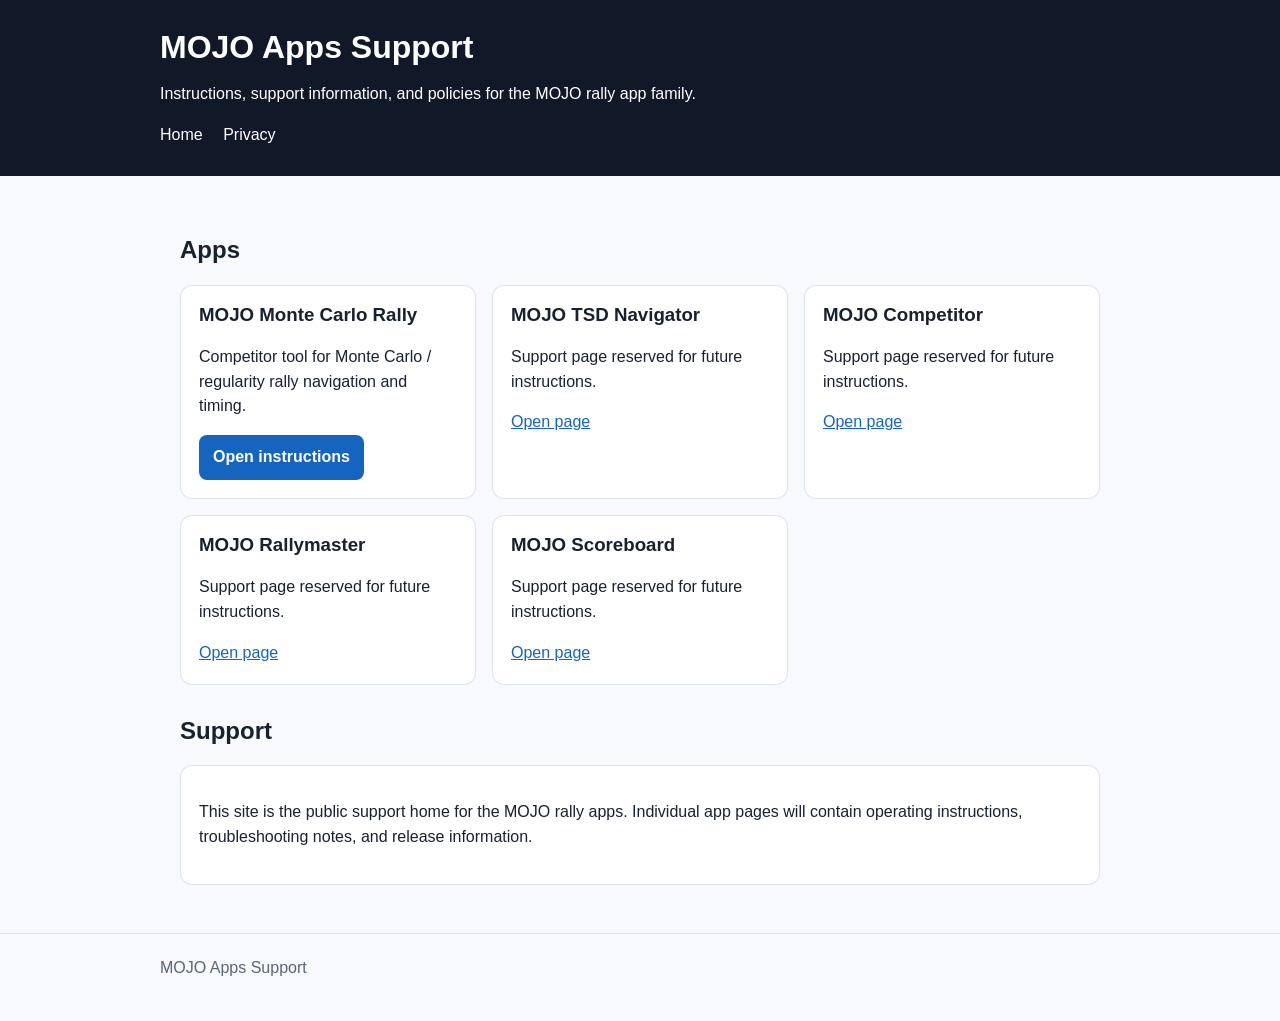
<file: index.html>
<!doctype html>
<html lang="en">
<head>
  <meta charset="utf-8">
  <meta name="viewport" content="width=device-width, initial-scale=1">
  <title>MOJO Apps Support</title>
  <link rel="stylesheet" href="styles.css">
</head>
<body>
<header>
  <div class="wrap">
    <h1>MOJO Apps Support</h1>
    <p>Instructions, support information, and policies for the MOJO rally app family.</p>
    <nav>
      <a href="./">Home</a>
      <a href="privacy.html">Privacy</a>
    </nav>
  </div>
</header>
<main>
  <h2>Apps</h2>
  <div class="grid">
    <section class="card">
      <h3>MOJO Monte Carlo Rally</h3>
      <p>Competitor tool for Monte Carlo / regularity rally navigation and timing.</p>
      <a class="button" href="monte-carlo/">Open instructions</a>
    </section>
    <section class="card">
      <h3>MOJO TSD Navigator</h3>
      <p>Support page reserved for future instructions.</p>
      <a href="tsd-navigator/">Open page</a>
    </section>
    <section class="card">
      <h3>MOJO Competitor</h3>
      <p>Support page reserved for future instructions.</p>
      <a href="competitor/">Open page</a>
    </section>
    <section class="card">
      <h3>MOJO Rallymaster</h3>
      <p>Support page reserved for future instructions.</p>
      <a href="rallymaster/">Open page</a>
    </section>
    <section class="card">
      <h3>MOJO Scoreboard</h3>
      <p>Support page reserved for future instructions.</p>
      <a href="scoreboard/">Open page</a>
    </section>
  </div>

  <h2>Support</h2>
  <div class="card">
    <p>This site is the public support home for the MOJO rally apps. Individual app pages will contain operating instructions, troubleshooting notes, and release information.</p>
  </div>
</main>
<footer><div class="wrap">MOJO Apps Support</div></footer>
</body>
</html>
</file>
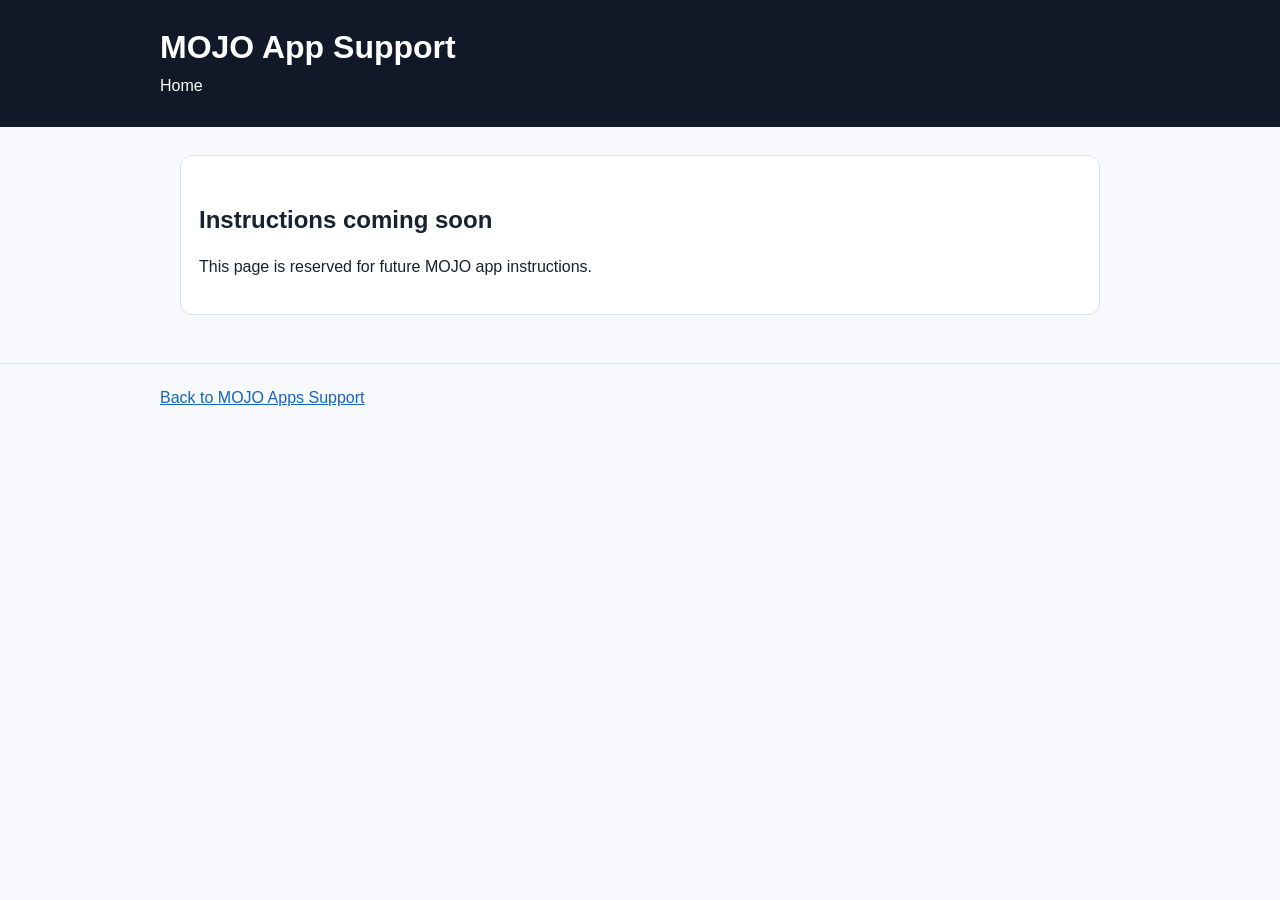
<file: competitor/index.html>
<!doctype html>
<html lang="en">
<head>
  <meta charset="utf-8">
  <meta name="viewport" content="width=device-width, initial-scale=1">
  <title>MOJO App Support</title>
  <link rel="stylesheet" href="../styles.css">
</head>
<body>
<header><div class="wrap"><h1>MOJO App Support</h1><nav><a href="../">Home</a></nav></div></header>
<main><div class="card"><h2>Instructions coming soon</h2><p>This page is reserved for future MOJO app instructions.</p></div></main>
<footer><div class="wrap"><a href="../">Back to MOJO Apps Support</a></div></footer>
</body>
</html>
</file>
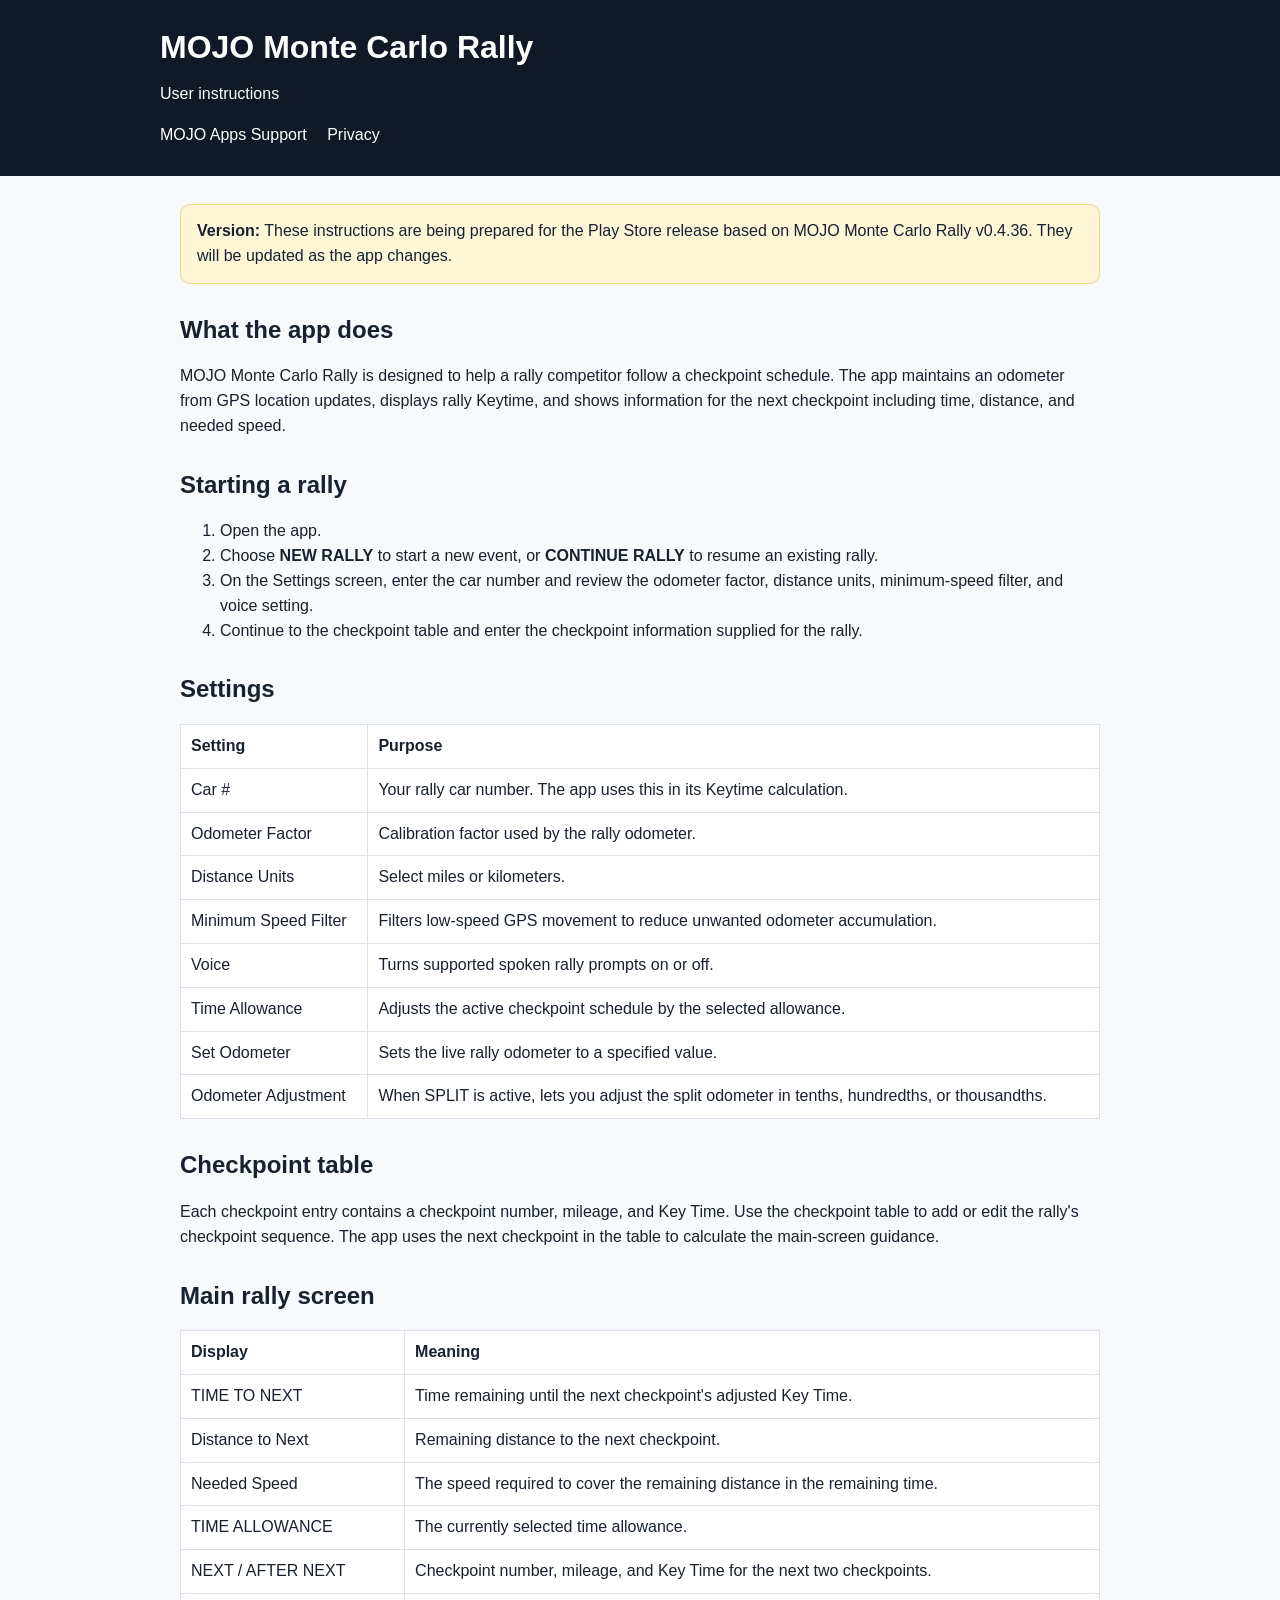
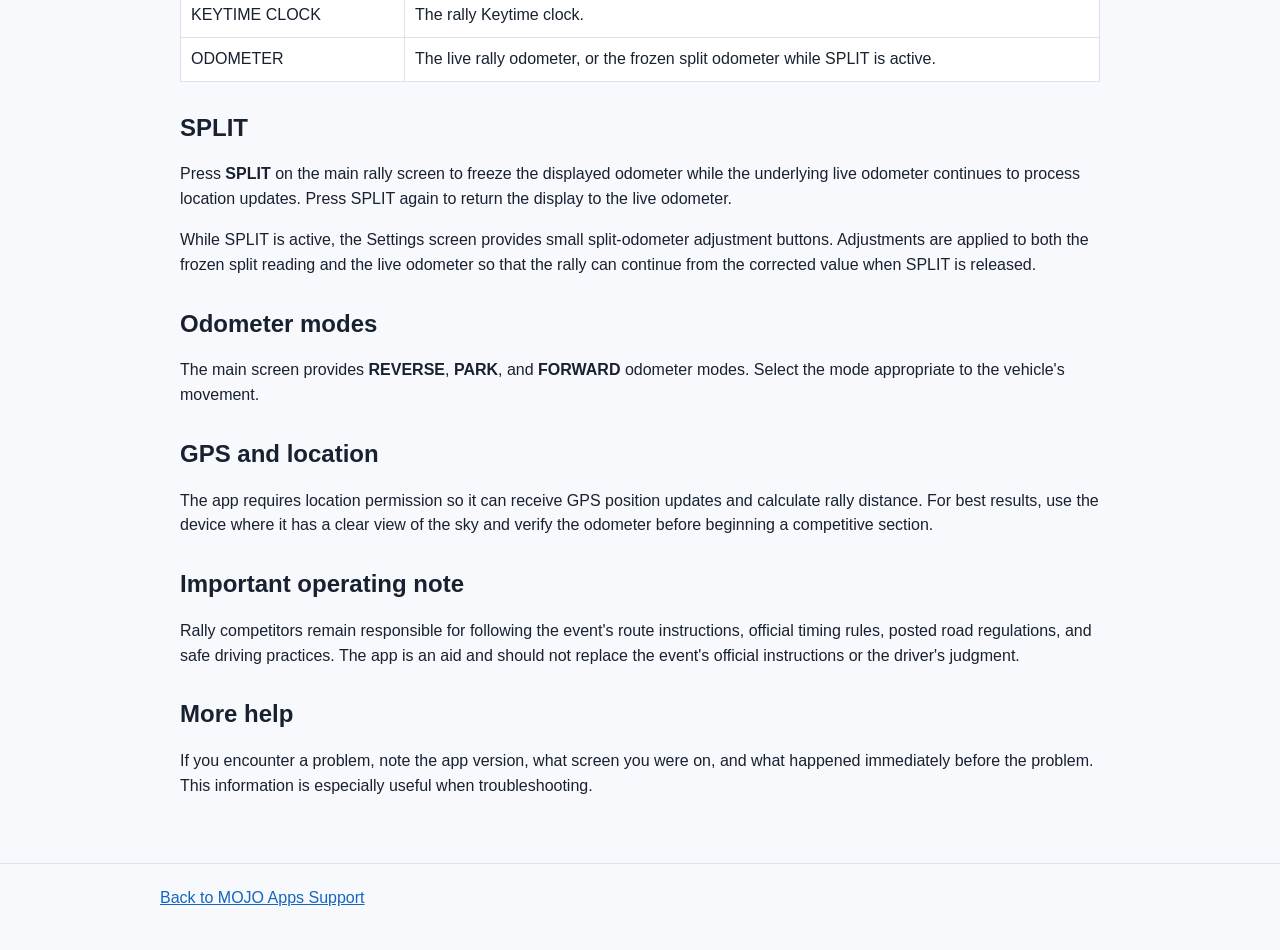
<file: monte-carlo/index.html>
<!doctype html>
<html lang="en">
<head>
  <meta charset="utf-8">
  <meta name="viewport" content="width=device-width, initial-scale=1">
  <title>MOJO Monte Carlo Rally Instructions</title>
  <link rel="stylesheet" href="../styles.css">
</head>
<body>
<header>
  <div class="wrap">
    <h1>MOJO Monte Carlo Rally</h1>
    <p>User instructions</p>
    <nav>
      <a href="../">MOJO Apps Support</a>
      <a href="../privacy.html">Privacy</a>
    </nav>
  </div>
</header>
<main>
  <div class="note">
    <strong>Version:</strong> These instructions are being prepared for the Play Store release based on MOJO Monte Carlo Rally v0.4.36. They will be updated as the app changes.
  </div>

  <h2>What the app does</h2>
  <p>MOJO Monte Carlo Rally is designed to help a rally competitor follow a checkpoint schedule. The app maintains an odometer from GPS location updates, displays rally Keytime, and shows information for the next checkpoint including time, distance, and needed speed.</p>

  <h2>Starting a rally</h2>
  <ol>
    <li>Open the app.</li>
    <li>Choose <strong>NEW RALLY</strong> to start a new event, or <strong>CONTINUE RALLY</strong> to resume an existing rally.</li>
    <li>On the Settings screen, enter the car number and review the odometer factor, distance units, minimum-speed filter, and voice setting.</li>
    <li>Continue to the checkpoint table and enter the checkpoint information supplied for the rally.</li>
  </ol>

  <h2>Settings</h2>
  <table>
    <tr><th>Setting</th><th>Purpose</th></tr>
    <tr><td>Car #</td><td>Your rally car number. The app uses this in its Keytime calculation.</td></tr>
    <tr><td>Odometer Factor</td><td>Calibration factor used by the rally odometer.</td></tr>
    <tr><td>Distance Units</td><td>Select miles or kilometers.</td></tr>
    <tr><td>Minimum Speed Filter</td><td>Filters low-speed GPS movement to reduce unwanted odometer accumulation.</td></tr>
    <tr><td>Voice</td><td>Turns supported spoken rally prompts on or off.</td></tr>
    <tr><td>Time Allowance</td><td>Adjusts the active checkpoint schedule by the selected allowance.</td></tr>
    <tr><td>Set Odometer</td><td>Sets the live rally odometer to a specified value.</td></tr>
    <tr><td>Odometer Adjustment</td><td>When SPLIT is active, lets you adjust the split odometer in tenths, hundredths, or thousandths.</td></tr>
  </table>

  <h2>Checkpoint table</h2>
  <p>Each checkpoint entry contains a checkpoint number, mileage, and Key Time. Use the checkpoint table to add or edit the rally's checkpoint sequence. The app uses the next checkpoint in the table to calculate the main-screen guidance.</p>

  <h2>Main rally screen</h2>
  <table>
    <tr><th>Display</th><th>Meaning</th></tr>
    <tr><td>TIME TO NEXT</td><td>Time remaining until the next checkpoint's adjusted Key Time.</td></tr>
    <tr><td>Distance to Next</td><td>Remaining distance to the next checkpoint.</td></tr>
    <tr><td>Needed Speed</td><td>The speed required to cover the remaining distance in the remaining time.</td></tr>
    <tr><td>TIME ALLOWANCE</td><td>The currently selected time allowance.</td></tr>
    <tr><td>NEXT / AFTER NEXT</td><td>Checkpoint number, mileage, and Key Time for the next two checkpoints.</td></tr>
    <tr><td>KEYTIME CLOCK</td><td>The rally Keytime clock.</td></tr>
    <tr><td>ODOMETER</td><td>The live rally odometer, or the frozen split odometer while SPLIT is active.</td></tr>
  </table>

  <h2>SPLIT</h2>
  <p>Press <strong>SPLIT</strong> on the main rally screen to freeze the displayed odometer while the underlying live odometer continues to process location updates. Press SPLIT again to return the display to the live odometer.</p>
  <p>While SPLIT is active, the Settings screen provides small split-odometer adjustment buttons. Adjustments are applied to both the frozen split reading and the live odometer so that the rally can continue from the corrected value when SPLIT is released.</p>

  <h2>Odometer modes</h2>
  <p>The main screen provides <strong>REVERSE</strong>, <strong>PARK</strong>, and <strong>FORWARD</strong> odometer modes. Select the mode appropriate to the vehicle's movement.</p>

  <h2>GPS and location</h2>
  <p>The app requires location permission so it can receive GPS position updates and calculate rally distance. For best results, use the device where it has a clear view of the sky and verify the odometer before beginning a competitive section.</p>

  <h2>Important operating note</h2>
  <p>Rally competitors remain responsible for following the event's route instructions, official timing rules, posted road regulations, and safe driving practices. The app is an aid and should not replace the event's official instructions or the driver's judgment.</p>

  <h2>More help</h2>
  <p>If you encounter a problem, note the app version, what screen you were on, and what happened immediately before the problem. This information is especially useful when troubleshooting.</p>
</main>
<footer><div class="wrap"><a href="../">Back to MOJO Apps Support</a></div></footer>
</body>
</html>
</file>
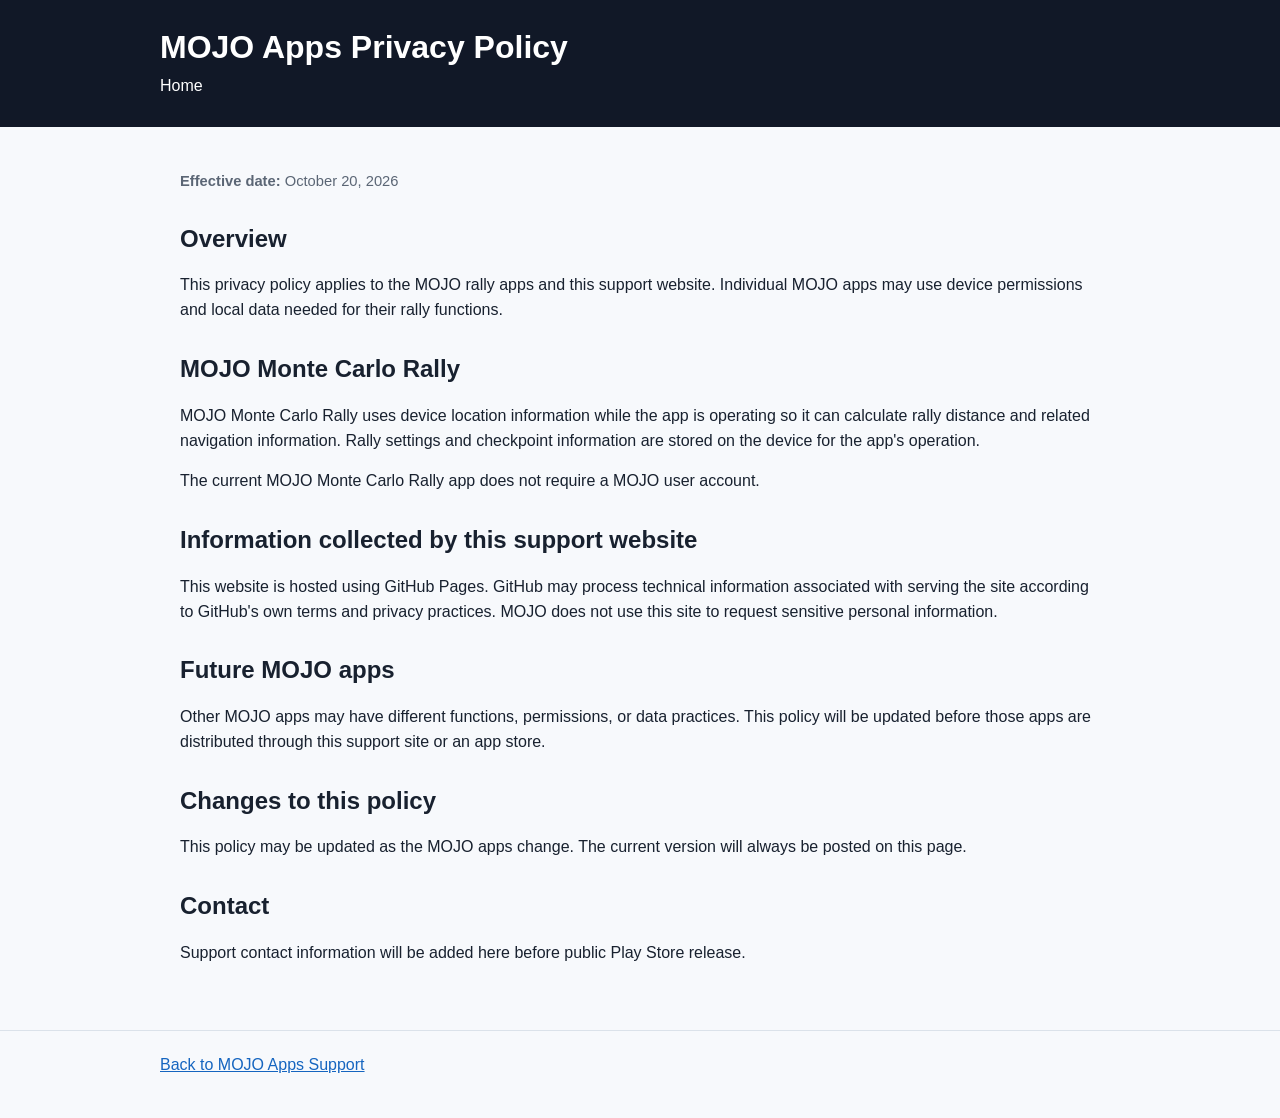
<file: privacy.html>
<!doctype html>
<html lang="en">
<head>
  <meta charset="utf-8">
  <meta name="viewport" content="width=device-width, initial-scale=1">
  <title>MOJO Apps Privacy Policy</title>
  <link rel="stylesheet" href="styles.css">
</head>
<body>
<header>
  <div class="wrap">
    <h1>MOJO Apps Privacy Policy</h1>
    <nav><a href="./">Home</a></nav>
  </div>
</header>
<main>
  <p class="small"><strong>Effective date:</strong> October 20, 2026</p>

  <h2>Overview</h2>
  <p>This privacy policy applies to the MOJO rally apps and this support website. Individual MOJO apps may use device permissions and local data needed for their rally functions.</p>

  <h2>MOJO Monte Carlo Rally</h2>
  <p>MOJO Monte Carlo Rally uses device location information while the app is operating so it can calculate rally distance and related navigation information. Rally settings and checkpoint information are stored on the device for the app's operation.</p>
  <p>The current MOJO Monte Carlo Rally app does not require a MOJO user account.</p>

  <h2>Information collected by this support website</h2>
  <p>This website is hosted using GitHub Pages. GitHub may process technical information associated with serving the site according to GitHub's own terms and privacy practices. MOJO does not use this site to request sensitive personal information.</p>

  <h2>Future MOJO apps</h2>
  <p>Other MOJO apps may have different functions, permissions, or data practices. This policy will be updated before those apps are distributed through this support site or an app store.</p>

  <h2>Changes to this policy</h2>
  <p>This policy may be updated as the MOJO apps change. The current version will always be posted on this page.</p>

  <h2>Contact</h2>
  <p>Support contact information will be added here before public Play Store release.</p>
</main>
<footer><div class="wrap"><a href="./">Back to MOJO Apps Support</a></div></footer>
</body>
</html>
</file>
<file: styles.css>
:root {
  --bg: #f7f9fc;
  --card: #ffffff;
  --text: #18212f;
  --muted: #5b6675;
  --accent: #1565c0;
  --border: #dbe2ea;
  --warn: #fff6d8;
}
* { box-sizing: border-box; }
body {
  margin: 0;
  font-family: -apple-system, BlinkMacSystemFont, "Segoe UI", Roboto, Arial, sans-serif;
  color: var(--text);
  background: var(--bg);
  line-height: 1.55;
}
header {
  background: #111827;
  color: white;
  padding: 28px 20px;
}
header .wrap, main, footer .wrap {
  max-width: 960px;
  margin: 0 auto;
}
h1, h2, h3 { line-height: 1.2; }
h1 { margin: 0 0 8px; font-size: 2rem; }
h2 { margin-top: 2rem; }
a { color: var(--accent); }
main { padding: 28px 20px 48px; }
.grid {
  display: grid;
  grid-template-columns: repeat(auto-fit, minmax(240px, 1fr));
  gap: 16px;
}
.card {
  background: var(--card);
  border: 1px solid var(--border);
  border-radius: 12px;
  padding: 18px;
}
.card h3 { margin-top: 0; }
.button {
  display: inline-block;
  background: var(--accent);
  color: white;
  text-decoration: none;
  padding: 10px 14px;
  border-radius: 8px;
  font-weight: 600;
}
.note {
  background: var(--warn);
  border: 1px solid #ead88a;
  border-radius: 10px;
  padding: 14px 16px;
}
nav a {
  color: white;
  margin-right: 16px;
  text-decoration: none;
}
table {
  width: 100%;
  border-collapse: collapse;
  background: white;
}
th, td {
  border: 1px solid var(--border);
  padding: 9px 10px;
  text-align: left;
  vertical-align: top;
}
footer {
  border-top: 1px solid var(--border);
  color: var(--muted);
  padding: 22px 20px 40px;
}
.small { color: var(--muted); font-size: 0.92rem; }
code { background:#eef2f7; padding:2px 5px; border-radius:4px; }
</file>
